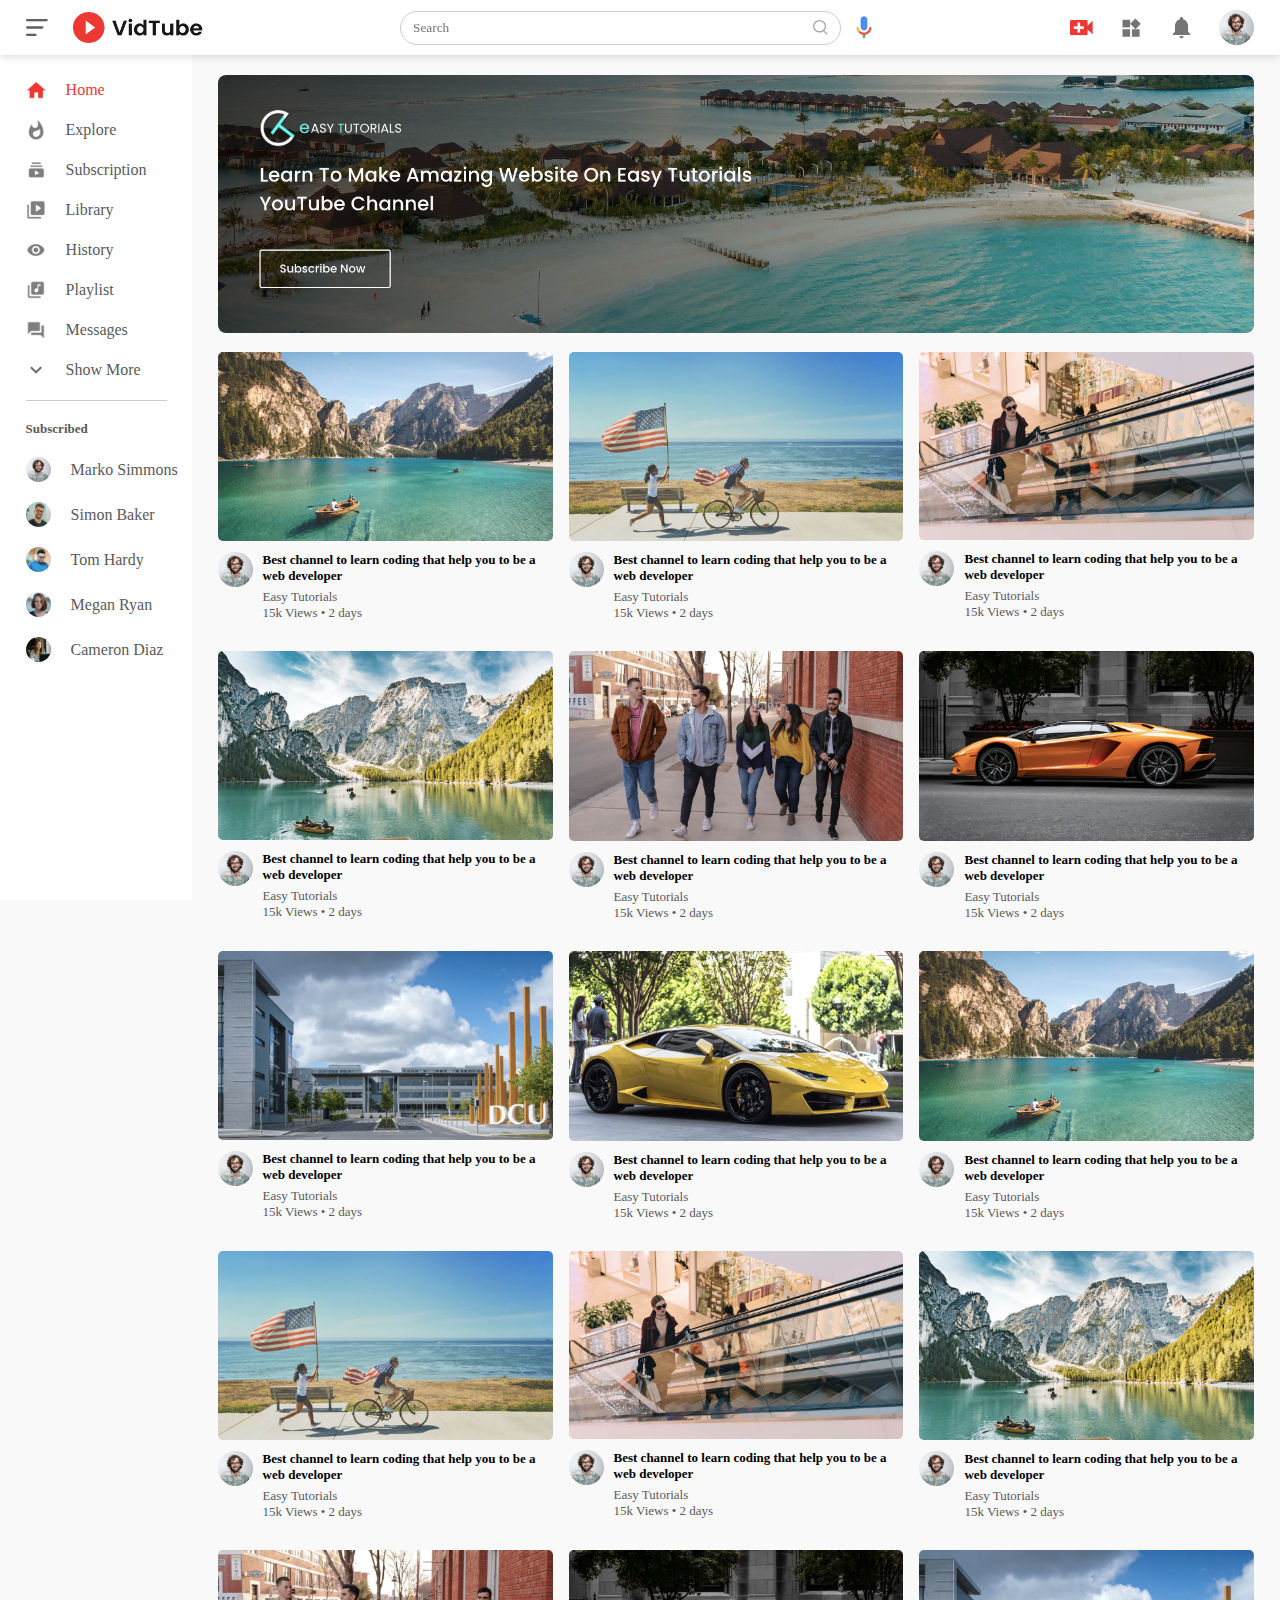
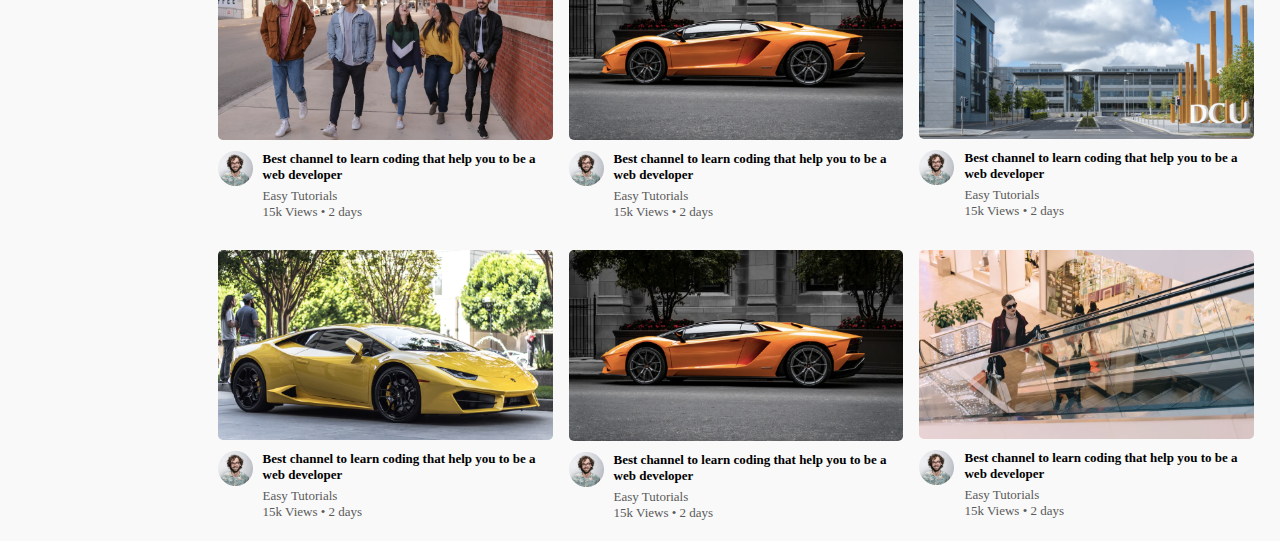
<file: VidTube/index.html>
<!DOCTYPE html>
<html lang="en">
<head>
    <meta charset="UTF-8">
    <meta http-equiv="X-UA-Compatible" content="IE=edge">
    <meta name="viewport" content="width=device-width, initial-scale=1.0">
    <title>Video Sharing Website </title>
    <link rel="stylesheet" href="style.css">
    <script type="text/javascript" src="script.js"></script>
    
</head>
<body>


<!-------------------------------- navigation bar [start]------------------------------------------>

<nav class="flex-div">

    <!------ left nav ------>
    <div class="nav-left flex-div" >
        <img src="images/menu.png" class="menu-icon" >
        <img src="images/logo.png" class="logo">
    </div>

    <!------ middle nav ------>
    <div class="nav-middle flex-div">
        <div class="search-box flex-div">
        <input type="text" placeholder="Search">
            <img src="images/search.png">
        </div>
        <img src="images/voice-search.png" class="mic-icon">
    </div>

    <!------ right nav ------>
    <div class="nav-right flex-div">
        <img src="images/upload.png">
        <img src="images/more.png">
        <img src="images/notification.png">
        <img src="images/Jack.png" class="user-icon">          
    </div>
</nav>

<!-------------------------------- navigation bar [end]------------------------------------------>

<!-------------------------------- left-sidebar [start]------------------------------------------>

<div class="sidebar" >

    <!------ shortcuts ------>
    <div class="shortcut-links">
        <a href="#"><img src="images/home.png"><p>Home</p></a>
        <a href="#"><img src="images/explore.png"><p>Explore</p></a>
        <a href="#"><img src="images/subscriprion.png"><p>Subscription</p></a>
        <a href="#"><img src="images/library.png"><p>Library</p></a>
        <a href="#"><img src="images/history.png"><p>History</p></a>
        <a href="#"><img src="images/playlist.png"><p>Playlist</p></a>
        <a href="#"><img src="images/messages.png"><p>Messages</p></a>
        <a href="#"><img src="images/show-more.png"><p>Show More</p></a>
        <hr>
    </div>

    <!------ subscribed ------>
    <div class="subscribed-list">
        <h3>Subscribed</h3>
        <a href="#"><img src="images/Jack.png"><p>Marko Simmons</p></a>
        <a href="#"><img src="images/simon.png"><p>Simon Baker</p></a>
        <a href="#"><img src="images/tom.png"><p>Tom Hardy</p></a>
        <a href="#"><img src="images/megan.png"><p>Megan Ryan</p></a>
        <a href="#"><img src="images/cameron.png"><p>Cameron Diaz</p></a>
    </div>

</div>

<!-------------------------------- left-sidebar [end]------------------------------------------>

<!----------------------------------- main [start] --------------------------------------------->

<div class="container">

<!------ banner ------>
<div class="banner">
    <img src="images/banner.png">
</div>

<!------ video list 1------>
<div class="list-container">
    <div class="vid-list">
    <a href="play-video.html"><img src="images/thumbnail1.png" class="thumbnail"></a>
        
    <div class="flex-div">
        <img src="images/Jack.png">

    
<div class="vid-info">
    <a href="play-video.html"> Best channel to learn coding that help you to be a web developer</a>
    <p>Easy Tutorials</p>
    <p>15k Views &bull; 2 days</p>
</div>
</div>
</div>

<!------ video list 2------>
    <div class="vid-list">
    <a href="#"><img src="images/thumbnail2.png" class="thumbnail"></a>
        
    <div class="flex-div">
        <img src="images/Jack.png">

    
<div class="vid-info">
    <a href="#"> Best channel to learn coding that help you to be a web developer</a>
    <p>Easy Tutorials</p>
    <p>15k Views &bull; 2 days</p>
</div>
</div>
</div>

<!------ video list 3------>
    <div class="vid-list">
    <a href="#"><img src="images/thumbnail3.png" class="thumbnail"></a>
        
    <div class="flex-div">
        <img src="images/Jack.png">

    
<div class="vid-info">
    <a href="#"> Best channel to learn coding that help you to be a web developer</a>
    <p>Easy Tutorials</p>
    <p>15k Views &bull; 2 days</p>
</div>
</div>
</div>

<!------ video list 4------>
    <div class="vid-list">
    <a href="#"><img src="images/thumbnail4.png" class="thumbnail"></a>
        
    <div class="flex-div">
        <img src="images/Jack.png">

    
<div class="vid-info">
    <a href="#"> Best channel to learn coding that help you to be a web developer</a>
    <p>Easy Tutorials</p>
    <p>15k Views &bull; 2 days</p>
</div>
</div>
</div>

<!------ video list 5------>
    <div class="vid-list">
    <a href="#"><img src="images/thumbnail5.png" class="thumbnail"></a>
        
    <div class="flex-div">
        <img src="images/Jack.png">

    
<div class="vid-info">
    <a href="#"> Best channel to learn coding that help you to be a web developer</a>
    <p>Easy Tutorials</p>
    <p>15k Views &bull; 2 days</p>
</div>
</div>
</div>

<!------ video list 6------>
    <div class="vid-list">
    <a href="#"><img src="images/thumbnail6.png" class="thumbnail"></a>
        
    <div class="flex-div">
        <img src="images/Jack.png">

    
<div class="vid-info">
    <a href="#"> Best channel to learn coding that help you to be a web developer</a>
    <p>Easy Tutorials</p>
    <p>15k Views &bull; 2 days</p>
</div>
</div>
</div>

<!------ video list 7------>
<div class="vid-list">
    <a href="#"><img src="images/thumbnail7.png" class="thumbnail"></a>
        
    <div class="flex-div">
        <img src="images/Jack.png">

    
<div class="vid-info">
    <a href="#"> Best channel to learn coding that help you to be a web developer</a>
    <p>Easy Tutorials</p>
    <p>15k Views &bull; 2 days</p>
</div>
</div>
</div>

<!------ video list 8------>
<div class="vid-list">
    <a href="#"><img src="images/thumbnail8.png" class="thumbnail"></a>
        
    <div class="flex-div">
        <img src="images/Jack.png">

    
<div class="vid-info">
    <a href="#"> Best channel to learn coding that help you to be a web developer</a>
    <p>Easy Tutorials</p>
    <p>15k Views &bull; 2 days</p>
</div>
</div>
</div>

<!------ video list 9------>
<div class="vid-list">
    <a href="#"><img src="images/thumbnail1.png" class="thumbnail"></a>
        
    <div class="flex-div">
        <img src="images/Jack.png">

    
<div class="vid-info">
    <a href="#"> Best channel to learn coding that help you to be a web developer</a>
    <p>Easy Tutorials</p>
    <p>15k Views &bull; 2 days</p>
</div>
</div>
</div>

<!------ video list 10------>
<div class="vid-list">
    <a href="#"><img src="images/thumbnail2.png" class="thumbnail"></a>
        
    <div class="flex-div">
        <img src="images/Jack.png">

    
<div class="vid-info">
    <a href="#"> Best channel to learn coding that help you to be a web developer</a>
    <p>Easy Tutorials</p>
    <p>15k Views &bull; 2 days</p>
</div>
</div>
</div>

<!------ video list 11------>
<div class="vid-list">
    <a href="#"><img src="images/thumbnail3.png" class="thumbnail"></a>
        
    <div class="flex-div">
        <img src="images/Jack.png">

    
<div class="vid-info">
    <a href="#"> Best channel to learn coding that help you to be a web developer</a>
    <p>Easy Tutorials</p>
    <p>15k Views &bull; 2 days</p>
</div>
</div>
</div>

<!------ video list 12------>
<div class="vid-list">
    <a href="#"><img src="images/thumbnail4.png" class="thumbnail"></a>
        
    <div class="flex-div">
        <img src="images/Jack.png">

    
<div class="vid-info">
    <a href="#"> Best channel to learn coding that help you to be a web developer</a>
    <p>Easy Tutorials</p>
    <p>15k Views &bull; 2 days</p>
</div>
</div>
</div>

<!------ video list 13------>
<div class="vid-list">
    <a href="#"><img src="images/thumbnail5.png" class="thumbnail"></a>
        
    <div class="flex-div">
        <img src="images/Jack.png">

    
<div class="vid-info">
    <a href="#"> Best channel to learn coding that help you to be a web developer</a>
    <p>Easy Tutorials</p>
    <p>15k Views &bull; 2 days</p>
</div>
</div>
</div>

<!------ video list 14------>
<div class="vid-list">
    <a href="#"><img src="images/thumbnail6.png" class="thumbnail"></a>
        
    <div class="flex-div">
        <img src="images/Jack.png">

    
<div class="vid-info">
    <a href="#"> Best channel to learn coding that help you to be a web developer</a>
    <p>Easy Tutorials</p>
    <p>15k Views &bull; 2 days</p>
</div>
</div>
</div>

<!------ video list 15------>
<div class="vid-list">
    <a href="#"><img src="images/thumbnail7.png" class="thumbnail"></a>
        
    <div class="flex-div">
        <img src="images/Jack.png">

    
<div class="vid-info">
    <a href="#"> Best channel to learn coding that help you to be a web developer</a>
    <p>Easy Tutorials</p>
    <p>15k Views &bull; 2 days</p>
</div>
</div>
</div>

<!------ video list 16------>
<div class="vid-list">
    <a href="#"><img src="images/thumbnail8.png" class="thumbnail"></a>
        
    <div class="flex-div">
        <img src="images/Jack.png">

    
<div class="vid-info">
    <a href="#"> Best channel to learn coding that help you to be a web developer</a>
    <p>Easy Tutorials</p>
    <p>15k Views &bull; 2 days</p>
</div>
</div>
</div>

<!------ video list 17------>
<div class="vid-list">
    <a href="#"><img src="images/thumbnail6.png" class="thumbnail"></a>
        
    <div class="flex-div">
        <img src="images/Jack.png">

    
<div class="vid-info">
    <a href="#"> Best channel to learn coding that help you to be a web developer</a>
    <p>Easy Tutorials</p>
    <p>15k Views &bull; 2 days</p>
</div>
</div>
</div>

<!------ video list 18------>
<div class="vid-list">
    <a href="#"><img src="images/thumbnail3.png" class="thumbnail"></a>
        
    <div class="flex-div">
        <img src="images/Jack.png">

    
<div class="vid-info">
    <a href="#"> Best channel to learn coding that help you to be a web developer</a>
    <p>Easy Tutorials</p>
    <p>15k Views &bull; 2 days</p>
</div>
</div>
</div>


</div>



</div>
<!----------------------------------- main [end] --------------------------------------------->

<!-------------------------------- javascript [start]------------------------------------------>

<script type="text/javascript" src="script.js"></script>

<!-------------------------------- javascript [end]------------------------------------------>

</body>
</html>
</file>
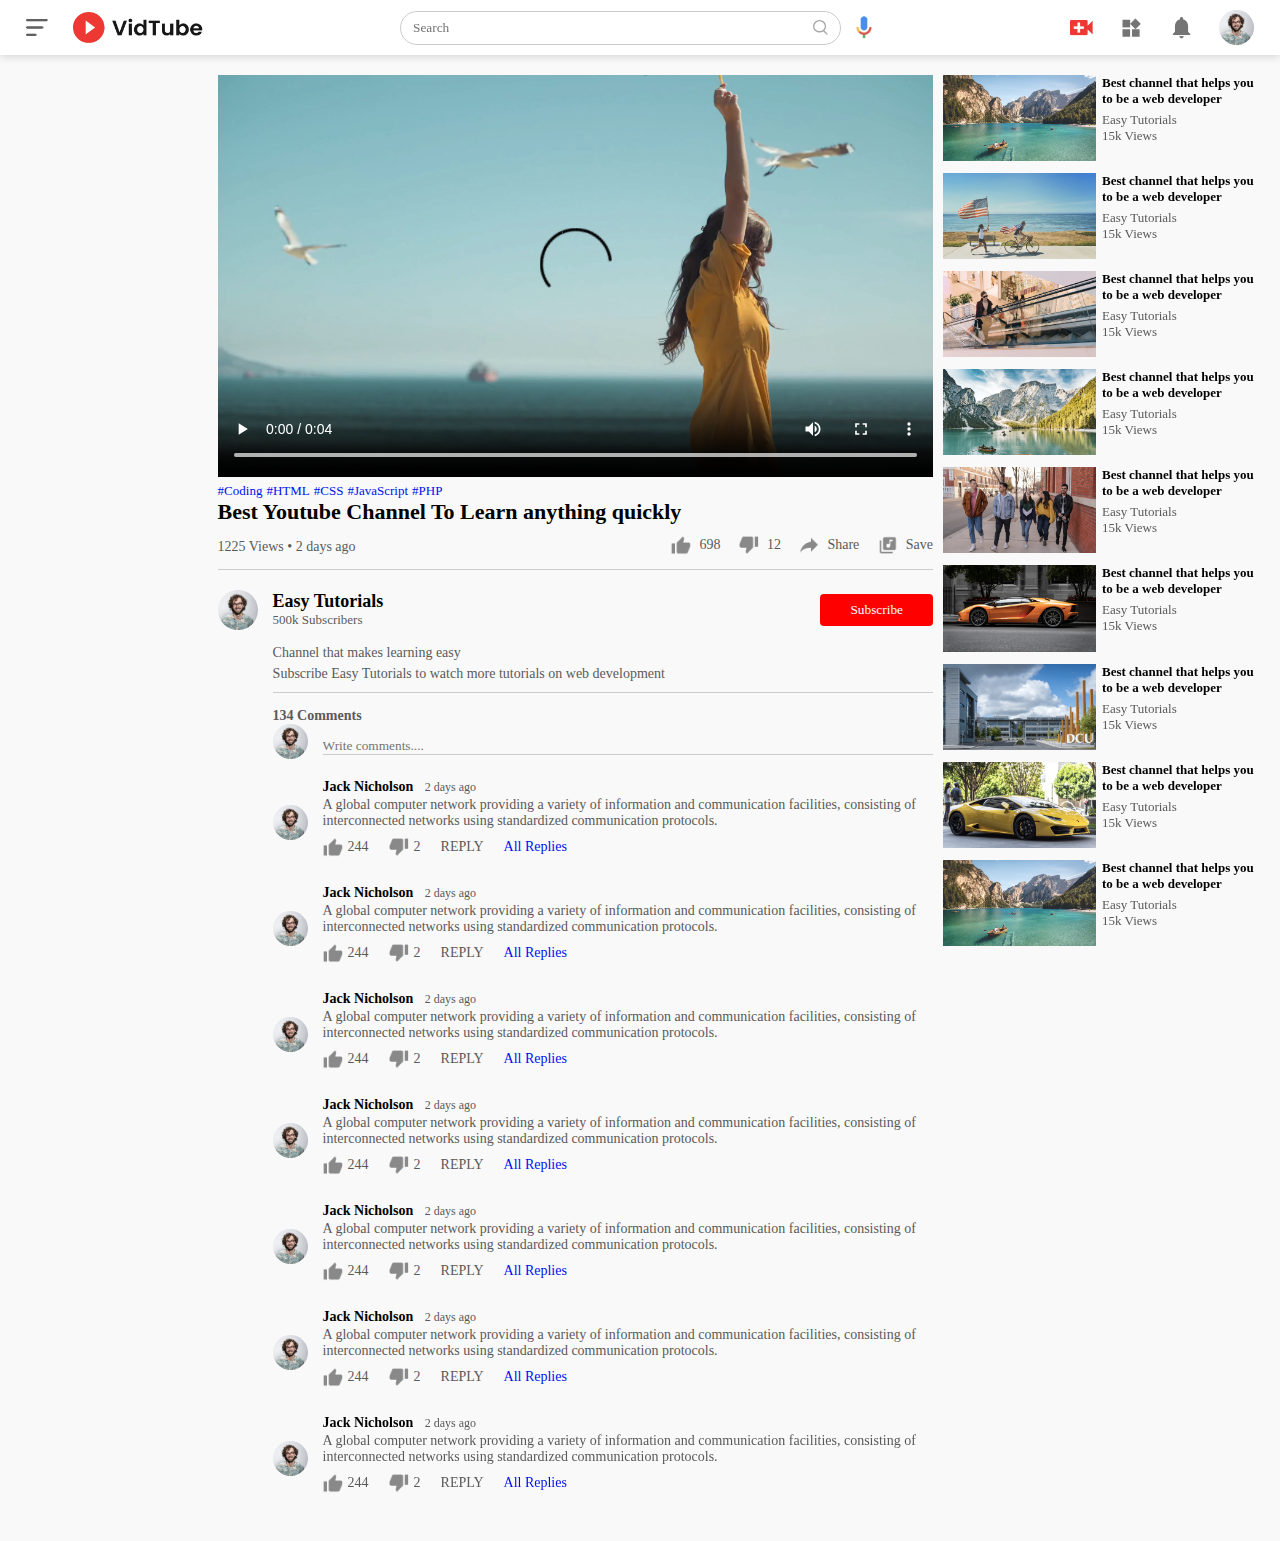
<file: VidTube/play-video.html>
<!DOCTYPE html>
<html lang="en">
<head>
    <meta charset="UTF-8">
    <meta http-equiv="X-UA-Compatible" content="IE=edge">
    <meta name="viewport" content="width=device-width, initial-scale=1.0">
    <title>Play Video</title>
    <link rel="stylesheet" href="style.css">
</head>
<body>
    
<!-------------------------------- navigation bar [start]------------------------------------------>

<nav class="flex-div">

    <!------ left nav ------>
    <div class="nav-left flex-div" >
        <img src="images/menu.png" class="menu-icon" >
        <img src="images/logo.png" class="logo">
    </div>

    <!------ middle nav ------>
    <div class="nav-middle flex-div">
        <div class="search-box flex-div">
        <input type="text" placeholder="Search">
            <img src="images/search.png">
        </div>
        <img src="images/voice-search.png" class="mic-icon">
    </div>

    <!------ right nav ------>
    <div class="nav-right flex-div">
        <img src="images/upload.png">
        <img src="images/more.png">
        <img src="images/notification.png">
        <img src="images/Jack.png" class="user-icon">          
    </div>
</nav>
<!-------------------------------- navigation bar [end]------------------------------------------>


<!-------------------------------- video main page [start]------------------------------------------>

<div class="container" play-container>
    <div class="row">

<!------ video  ------>
<div class="play-video">
    <video controls autoplay>
        <source src="images/video.mp4" type="video/mp4">
    </video>
<!------ video tags ------>    
<div class="tags">
    <a href="#">#Coding</a>
    <a href="#">#HTML</a>
    <a href="#">#CSS</a>
    <a href="#">#JavaScript</a>
    <a href="#">#PHP</a>
</div>
<!------ video title ------>
<h3>Best Youtube Channel To Learn anything quickly</h3>
<!------ views information ------>
<div class="play-video-info">
    <p>1225 Views &bull; 2 days ago</p>
<!------ video icons ------>
    <div>
        <a href="#"><img src="images/like.png">698</a>
        <a href="#"><img src="images/dislike.png">12</a>
        <a href="#"><img src="images/share.png">Share</a>
        <a href="#"><img src="images/save.png">Save</a>
    </div>
</div>
<hr>
<!------ video icons ------>
<div class="publisher">
    <img src="images/Jack.png">
<div>
<!------ channel name and views ------>
    <p>Easy Tutorials</p>
    <span>500k Subscribers</span>
</div>
<!------ subscribe button ------>
    <button type="button">Subscribe</button>
</div>
<!------ channel description ------>
<div class="vid-description">
    <p>Channel that makes learning easy</p>
    <p>Subscribe Easy Tutorials to watch more tutorials on web development</p>
    <hr>
<!------ comments info ------>
    <h4>134 Comments</h4> 
<div class="add-comment">
<!------ channel image ------>
    <img src="images/Jack.png">
<!--------- search box  -------->
    <input type="text" placeholder="Write comments....">
</div>
<!--------- comment box 1 -------->
<div class="old-comment">
    <img src="images/Jack.png">
<div>
    <h3>Jack Nicholson <span>2 days ago</span></h3>
    <p>A global computer network providing a variety of information and communication facilities, consisting of interconnected networks using standardized communication protocols.</p>

    <div class="acomment-action">
    <img src="images/like.png">
    <span>244</span>
    <img src="images/dislike.png">
    <span>2</span>
    <span>REPLY</span>
    <a href="#">All Replies</a>
</div>
</div>
</div>
<!--------- comment box 2 -------->
<div class="old-comment">
    <img src="images/Jack.png">
<div>
    <h3>Jack Nicholson <span>2 days ago</span></h3>
    <p>A global computer network providing a variety of information and communication facilities, consisting of interconnected networks using standardized communication protocols.</p>

    <div class="acomment-action">
    <img src="images/like.png">
    <span>244</span>
    <img src="images/dislike.png">
    <span>2</span>
    <span>REPLY</span>
    <a href="#">All Replies</a>
</div>
</div>
</div>
<!--------- comment box 3-------->
<div class="old-comment">
    <img src="images/Jack.png">
<div>
    <h3>Jack Nicholson <span>2 days ago</span></h3>
    <p>A global computer network providing a variety of information and communication facilities, consisting of interconnected networks using standardized communication protocols.</p>

    <div class="acomment-action">
    <img src="images/like.png">
    <span>244</span>
    <img src="images/dislike.png">
    <span>2</span>
    <span>REPLY</span>
    <a href="#">All Replies</a>
</div>
</div>
</div>
<!--------- comment box 4 -------->
<div class="old-comment">
    <img src="images/Jack.png">
<div>
    <h3>Jack Nicholson <span>2 days ago</span></h3>
    <p>A global computer network providing a variety of information and communication facilities, consisting of interconnected networks using standardized communication protocols.</p>

    <div class="acomment-action">
    <img src="images/like.png">
    <span>244</span>
    <img src="images/dislike.png">
    <span>2</span>
    <span>REPLY</span>
    <a href="#">All Replies</a>
</div>
</div>
</div>
<!--------- comment box 5 -------->
<div class="old-comment">
    <img src="images/Jack.png">
<div>
    <h3>Jack Nicholson <span>2 days ago</span></h3>
    <p>A global computer network providing a variety of information and communication facilities, consisting of interconnected networks using standardized communication protocols.</p>

    <div class="acomment-action">
    <img src="images/like.png">
    <span>244</span>
    <img src="images/dislike.png">
    <span>2</span>
    <span>REPLY</span>
    <a href="#">All Replies</a>
</div>
</div>
</div>
<!--------- comment box 6 -------->
<div class="old-comment">
    <img src="images/Jack.png">
<div>
    <h3>Jack Nicholson <span>2 days ago</span></h3>
    <p>A global computer network providing a variety of information and communication facilities, consisting of interconnected networks using standardized communication protocols.</p>

    <div class="acomment-action">
    <img src="images/like.png">
    <span>244</span>
    <img src="images/dislike.png">
    <span>2</span>
    <span>REPLY</span>
    <a href="#">All Replies</a>
</div>
</div>
</div>
<!--------- comment box 7-------->
<div class="old-comment">
    <img src="images/Jack.png">
<div>
    <h3>Jack Nicholson <span>2 days ago</span></h3>
    <p>A global computer network providing a variety of information and communication facilities, consisting of interconnected networks using standardized communication protocols.</p>

    <div class="acomment-action">
    <img src="images/like.png">
    <span>244</span>
    <img src="images/dislike.png">
    <span>2</span>
    <span>REPLY</span>
    <a href="#">All Replies</a>
</div>
</div>
</div>

</div>
</div>

<!----------------------------------------- video main page [end] --------------------------------------------->

<!------------------------------------------ right sidebar [start] --------------------------------------------->
<div class="right-sidebar">
    
<!------ side video list 1------>
<div class="side-video-list">
    <a href="#" class="small-thumbnail"><img src="images/thumbnail1.png"></a>
    
    <div class="vid-info">
        <a href="#">  Best channel that helps you to be a web developer</a>
        <p>Easy Tutorials</p>
        <p>15k Views</p>
    </div>
</div>

<!------ side video list 2------>
<div class="side-video-list">
    <a href="#" class="small-thumbnail"><img src="images/thumbnail2.png"></a>
    
    <div class="vid-info">
        <a href="#">  Best channel that helps you to be a web developer</a>
        <p>Easy Tutorials</p>
        <p>15k Views</p>
    </div>
</div>

<!------ side video list 3------>
<div class="side-video-list">
    <a href="#" class="small-thumbnail"><img src="images/thumbnail3.png"></a>
    
    <div class="vid-info">
        <a href="#">  Best channel that helps you to be a web developer</a>
        <p>Easy Tutorials</p>
        <p>15k Views</p>
    </div>
</div>

<!------ side video list 4------>
<div class="side-video-list">
    <a href="#" class="small-thumbnail"><img src="images/thumbnail4.png"></a>
    
    <div class="vid-info">
        <a href="#">  Best channel that helps you to be a web developer</a>
        <p>Easy Tutorials</p>
        <p>15k Views</p>
    </div>
</div>

<!------ side video list 5------>
<div class="side-video-list">
<a href="#" class="small-thumbnail"><img src="images/thumbnail5.png"></a>

<div class="vid-info">
    <a href="#">  Best channel that helps you to be a web developer</a>
    <p>Easy Tutorials</p>
    <p>15k Views</p>
</div>
</div>

<!------ side video list 6------>
<div class="side-video-list">
    <a href="#" class="small-thumbnail"><img src="images/thumbnail6.png"></a>
    
    <div class="vid-info">
        <a href="#">  Best channel that helps you to be a web developer</a>
        <p>Easy Tutorials</p>
        <p>15k Views</p>
    </div>
</div>

<!------ side video list 7------>
<div class="side-video-list">
    <a href="#" class="small-thumbnail"><img src="images/thumbnail7.png"></a>
    
    <div class="vid-info">
        <a href="#">  Best channel that helps you to be a web developer</a>
        <p>Easy Tutorials</p>
        <p>15k Views</p>
    </div>
</div>

<!------ side video list 8------>
<div class="side-video-list">
    <a href="#" class="small-thumbnail"><img src="images/thumbnail8.png"></a>
    
    <div class="vid-info">
        <a href="#">  Best channel that helps you to be a web developer</a>
        <p>Easy Tutorials</p>
        <p>15k Views</p>
    </div>
</div>

<!------ side video list 9------>
<div class="side-video-list">
    <a href="#" class="small-thumbnail"><img src="images/thumbnail1.png"></a>
    
    <div class="vid-info">
        <a href="#">  Best channel that helps you to be a web developer</a>
        <p>Easy Tutorials</p>
        <p>15k Views</p>
    </div>
</div>
<!----------------------------------------------- right sidebar [end] -------------------------------------------->

</div>
</div>
</div>


</body>
</html>
</file>
<file: VidTube/style.css>
/* --------------------------------- general css [start] ----------------------------------*/

* {
    margin: 0;
    padding: 0;
    font-family: 'poppins', 'sans-serif';
    box-sizing: border-box;
}

a {
    text-decoration: none;
    color: #5a5a5a;
}

img {
    cursor: pointer;
}

.flex-div {
    display: flex;
    align-items: center;

}
/* --------------------------------- general css [end] ----------------------------------*/

/* --------------------------------- navigation bar [start] ----------------------------------*/

nav {
    padding: 10px 2%;
    justify-content: space-between;
    box-shadow: 0 0 10px rgba(0, 0, 0, 0.2);
    background: #fff;
    position: sticky;
    top: 0;
    z-index: 10;
}

.nav-right img {
    width: 25px;
    margin-right: 25px;
}

.nav-right .user-icon {
    width: 35px;
    border-radius: 50%;
    margin-right: 0;
}

.nav-left .menu-icon {
    width: 22px;
    margin-right: 25px;
}

.nav-left .logo {
    width: 130px;
}

.nav-middle .mic-icon {
    width: 16px;
}

.nav-middle .search-box {
    border: 1px solid #ccc;
    margin-right: 15px;
    padding: 8px 12px;
    border-radius: 25px;
}

.nav-middle .search-box input {
    width: 400px;
    border: 0;
    outline: 0;
    background: transparent;
}

.nav-middle .search-box img {
    width: 15px;
}
/* --------------------------------- navigation bar [end] ----------------------------------*/


/* ------------------------------------ sidebar [start] ----------------------------------*/

.sidebar {
   background: #fff;
   width: 15%;
   height: 100vh;
   position: fixed;
   top: 0;
   padding-left: 2%;
   padding-top: 80px; 
}

.shortcut-links a img {
    width: 20px;
    margin-right: 20px;
}

.shortcut-links a {
    display: flex;
    align-items: center;
    margin-bottom: 20px;
    width: fit-content;
    flex-wrap: wrap;
}

.shortcut-links a:first-child {
    color: #ed3833;
}

.sidebar hr {
    border: 0;
    height: 1px;
    background: #ccc;
    width: 85%;
}

.subscribed-list h3 {
    font-size: 13px;
    margin: 20px 0;
    color: #5a5a5a;
}

.subscribed-list a {
    display: flex;
    align-items: center;
    margin-bottom: 20px;
    width: fit-content;
    flex-wrap: wrap;
}

.subscribed-list img {
    width: 25px;
    border-radius: 50%;
    margin-right: 20px;
}

.small-sidebar {
    width: 5%;
}

.small-sidebar a p {
    display: none;
}

.small-sidebar h3 {
    display: none;
}

.small-sidebar hr {
    width: 50%;
    margin-bottom: 25px;
}
/* ---------------------------------sidebar [end] ----------------------------------*/



/* --------------------------------- main [start] ----------------------------------*/

.container {
    background: #f9f9f9;
    padding-left: 17%;
    padding-right: 2%;
    padding-top: 20px;
    padding-bottom: 20px;
}

.large-container{
    padding-left: 7%;
}

.banner {
    width: 100%;

}

.banner img {
    width: 100%;
    border-radius: 8px;
}

.list-container {
    display: grid;
    grid-template-columns: repeat(auto-fit, minmax(250px, 1fr));
    grid-column-gap: 16px;
    grid-row-gap: 30px;
    margin-top: 15px;
}

.vid-list .thumbnail {
    width: 100%;
    border-radius: 5px;
}

.vid-list .flex-div {
    align-items: flex-start;
    margin-top: 7px;
}

.vid-list .flex-div img {
    width: 35px;
    margin-right: 10px;
    border-radius: 50%;
}

.vid-info {
    color: #5a5a5a;
    font-size: 13px;
}

.vid-info a {
    color: #000;
    font-weight: 600;
    display: block;
    margin-bottom: 5px;
}
/* --------------------------------- main [end] ----------------------------------*/



/* ---------------------------- responsive design [start] -----------------------------*/

@media (max-width: 900px) {

    .menu-icon {
        display: none;
    }

    .sidebar {
        display: none;
    }

    .contianer, .large-container {
        padding-left: 5%;
        padding-right: 5%;
    }

    .nav-right img {
        display: none;
    }

    .nav-right .user-icon {
        display: block;
        width: 30px;
    }

    .nav-middle .search-box input {
        width: 100px;
    }

    .nav-middle .mic-icon {
        display: none;
    }

    .logo {
        width: 90px;
    }

    .container {
        padding-left: 4%;
        padding-right: 7%;
    }
}
/* --------------------------------- responsive design [end] ----------------------------------*/



/* --------------------------------- play video page [start] ----------------------------------*/

.play-container {
  padding-left: 2%;  
}

.row {
    display: flex;
    justify-content: space-between;
    flex-wrap: wrap;
}

.play-video {
    flex-basis: 69%;
}

.right-sidebar {
    flex-basis: 30%;
}

.play-video video {
    width: 100%;
}

.side-video-list {
    display: flex;
    justify-content: space-between;
    margin-bottom: 8px;
}

.side-video-list img {
    width: 100%;
}

.side-video-list .small-thumbnail {
    flex-basis: 49%;

}

.side-video-list .vid-info {
    flex-basis: 49%;
}


.play-video .tags a {
    color: #000ff0;
    font-size: 13px;
}

.play-video h3{
    font-weight: 600;
    font-size: 22px;
}

.play-video .play-video-info {
    display: flex;
    align-items: center;
    justify-content: space-between;
    flex-wrap: wrap;
    margin-top: 10px;
    font-size: 14px;
    color: #5a5a5a;
}

.play-video .play-video-info a img {
    width: 20px;
    margin-right: 8px;
}

.play-video .play-video-info a{
    display: inline-flex;
    align-items: center;
    margin-left: 15px;
}

.play-video hr {
    border: 0;
    height: 1px;
    background: #ccc;
    margin: 10px 0;
}

.publisher
{
    display: flex;
    align-items: center;
    margin-top: 20px;
}

.publisher div {
    flex: 1;
    line-height: 18px;
}

.publisher img{
    width: 40px;
    border-radius: 50%;
    margin-right: 15px;
}

.publisher div p {
    color: #000;
    font-weight: 600;
    font-size: 18px;
}

.publisher div span {
    font-size: 13px;
    color: #5a5a5a;
}

.publisher button {
    background: red;
    color: #fff;
    padding: 8px 30px;
    border: 0;
    outline: 0;
    border-radius: 4px;
    cursor: pointer;
}

.vid-description {
    padding-left: 55px;
    margin: 15px 0;

}

.vid-description p {
    font-size: 14px;
    margin-bottom: 5px;
    color: #5a5a5a;
}

.vid-description h4 {
    font-size: 14px;
    color: #5a5a5a;
    margin-top: 15px;
}

.add-comment {
    display: flex;
    align-items: center;
    margin: 3-px 0;
}

.add-comment img {
    width: 35px;
    border-radius: 50%;
    margin-right: 15px;
}

.add-comment input {
    border: 0;
    outline: 0;
    border-bottom: 1px solid #ccc;
    width: 100%;
    padding-top: 10px;
    background: transparent;
}

.old-comment {
    display: flex;
    align-items: center;
    margin: 20px 0;
}

.old-comment img {
    width: 35px;
    border-radius: 50%;
    margin-right: 15px;
}

.old-comment h3 {
    font-size: 14px;
    margin-bottom: 2px;
}

.old-comment h3 span {
    font-size: 12px;
    color: #5a5a5a;
    font-weight: 500;
    margin-left: 8px;
}

.old-comment .acomment-action {
    display: flex;
    align-items: center;
    margin: 8px 0;
    font-size: 14px;
}

.old-comment .acomment-action img {
    border-radius: 0;
    width: 20px;
    margin-right: 5px;
}

.old-comment .acomment-action span {
    margin-right: 20px;
    color: #5a5a5a;
}

.old-comment .acomment-action a {
    color: #000ff0;
}
/* --------------------------------- play video page [end] ----------------------------------*/

@media (max-width:900px) {

    .play-video {
        flex-basis: 100%;
    }

    .right-sidebar {
        flex-basis: 100%;
    }

    .play-container {
        padding-left: 5%;
    }

    .vid-description {
        padding-left: 0;
    }

    .play-video .play-video-info a {
        margin-left: 0;
        margin-right: 15px;
        margin-top: 15px;
    }

}
</file>
